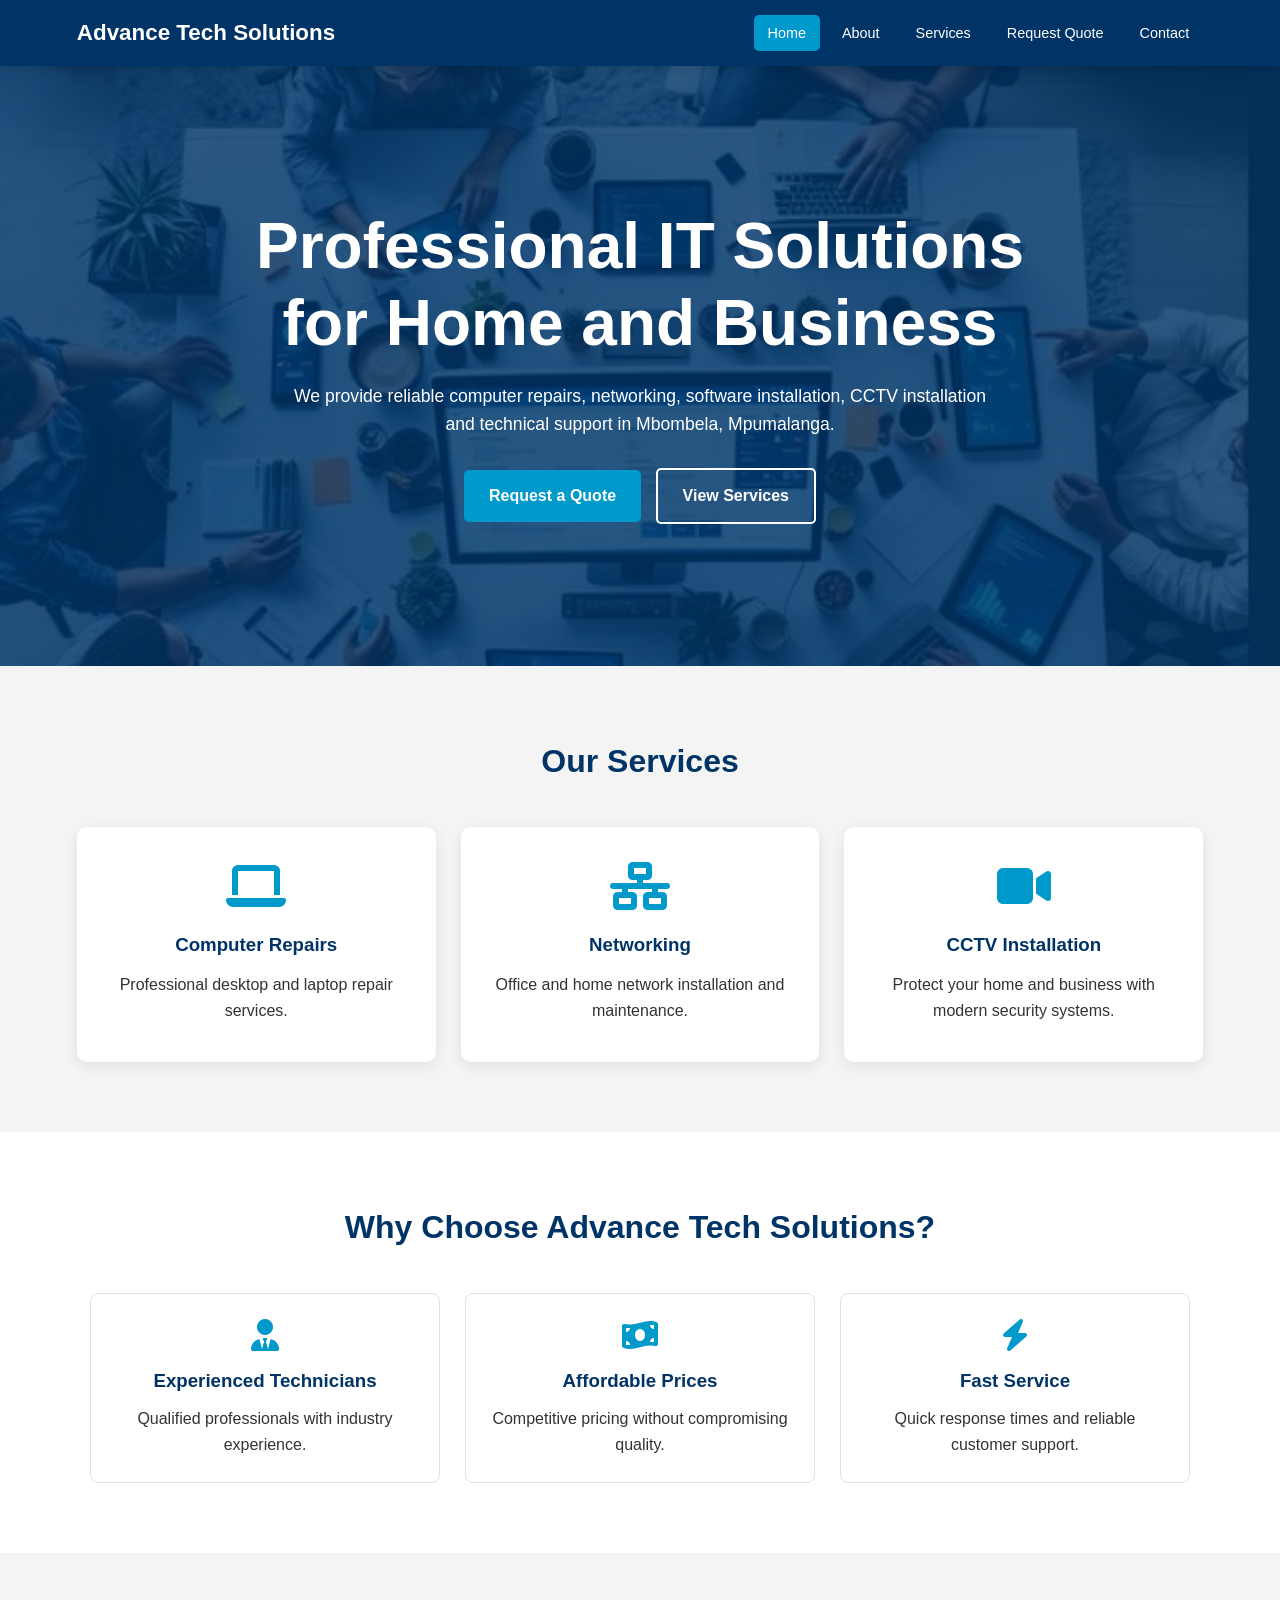
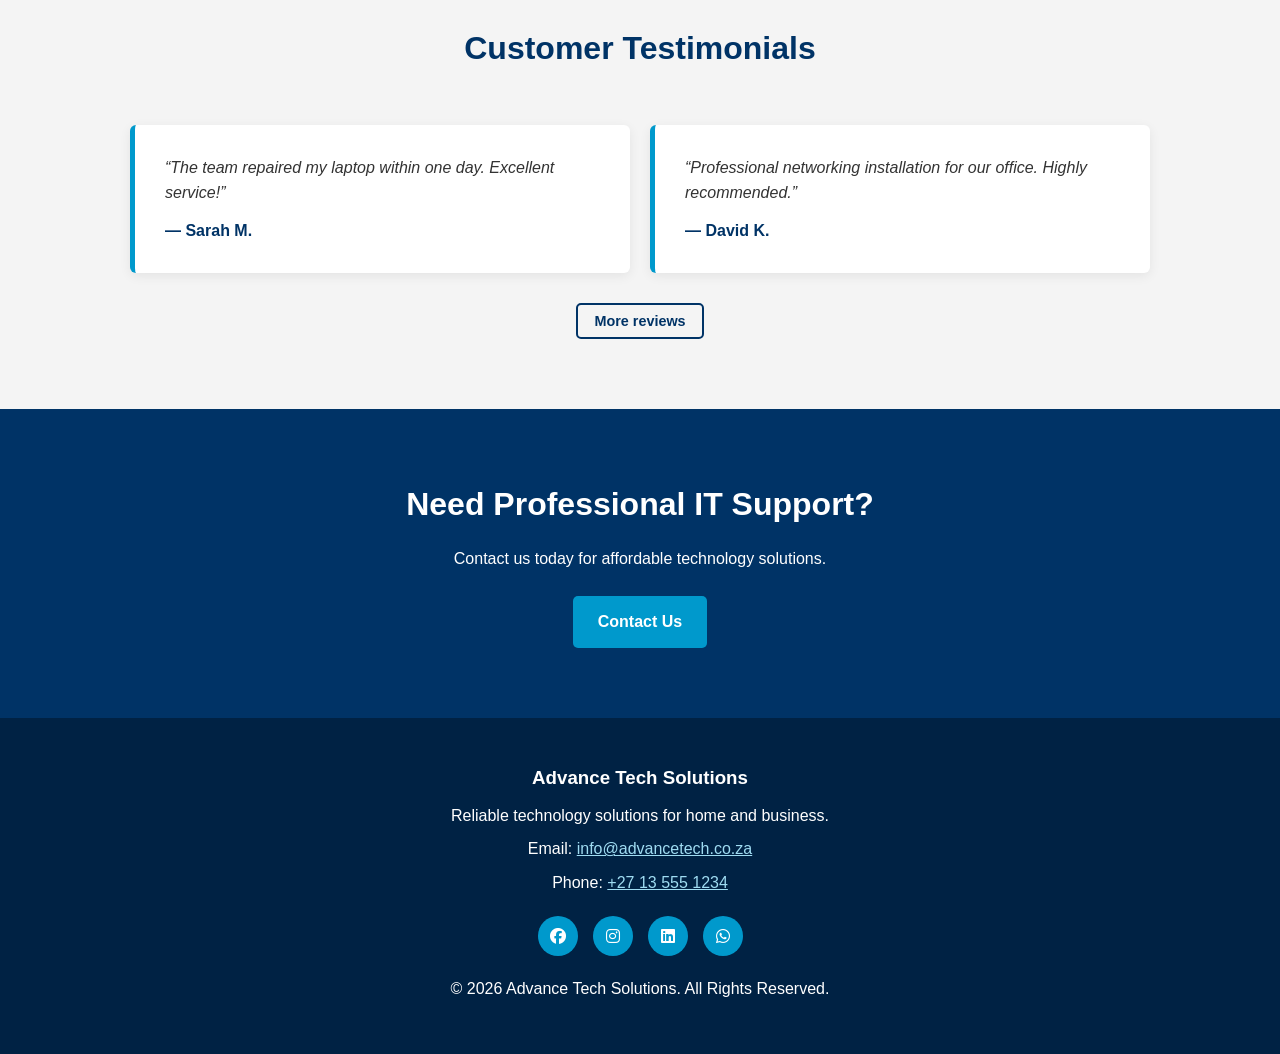
<file: AdvanceTechSolutions/index.html>
<!DOCTYPE html>
<html lang="en">
<head>
    <meta charset="UTF-8">
    <meta name="viewport" content="width=device-width, initial-scale=1.0">
    <meta http-equiv="Content-Security-Policy" content="default-src 'self'; script-src 'self' https://unpkg.com; style-src 'self' 'unsafe-inline' https://fonts.googleapis.com https://cdnjs.cloudflare.com https://unpkg.com; font-src https://fonts.gstatic.com https://cdnjs.cloudflare.com; img-src 'self' data: https://*.tile.openstreetmap.org https://unpkg.com; connect-src 'self' https://formsubmit.co; form-action 'self' mailto: https://formsubmit.co; base-uri 'self'; object-src 'none'">
    <meta name="referrer" content="strict-origin-when-cross-origin">
    <meta name="theme-color" content="#003366">

    <title>IT Support & Computer Repairs in Mbombela | Advance Tech Solutions</title>
    <meta name="description" content="Advance Tech Solutions offers IT support, computer repairs, networking and CCTV installation for homes and businesses in Mbombela, Mpumalanga.">
    <meta name="keywords" content="IT support Mbombela, computer repairs Mpumalanga, networking, CCTV installation, technology solutions">
    <meta name="author" content="Advance Vutlhari">
    <meta name="robots" content="index, follow">
    <link rel="canonical" href="https://YOUR-USERNAME.github.io/advance-tech-solutions/">

    <meta property="og:type" content="website">
    <meta property="og:title" content="IT Support & Computer Repairs in Mbombela | Advance Tech Solutions">
    <meta property="og:description" content="Advance Tech Solutions offers IT support, computer repairs, networking and CCTV installation for homes and businesses in Mbombela, Mpumalanga.">
    <meta property="og:url" content="https://YOUR-USERNAME.github.io/advance-tech-solutions/">
    <meta property="og:image" content="https://YOUR-USERNAME.github.io/advance-tech-solutions/images/hero.jpg">
    <meta property="og:locale" content="en_ZA">

    <link rel="icon" href="data:image/svg+xml,%3Csvg xmlns='http://www.w3.org/2000/svg' viewBox='0 0 100 100'%3E%3Crect width='100' height='100' rx='18' fill='%23003366'/%3E%3Ctext x='50' y='68' font-size='56' text-anchor='middle' fill='%23fff' font-family='Arial' font-weight='700'%3EA%3C/text%3E%3C/svg%3E">
    <link rel="stylesheet" href="css/style.css">

    <link rel="preconnect" href="https://fonts.googleapis.com">
    <link rel="preconnect" href="https://fonts.gstatic.com" crossorigin>
    <link href="https://fonts.googleapis.com/css2?family=Poppins:wght@300;400;600;700&amp;display=swap" rel="stylesheet">
    <link rel="stylesheet" href="https://cdnjs.cloudflare.com/ajax/libs/font-awesome/6.7.1/css/all.min.css">
    <script type="application/ld+json">
    {
      "@context": "https://schema.org",
      "@type": "LocalBusiness",
      "name": "Advance Tech Solutions",
      "description": "IT support, computer repairs, networking and CCTV installation in Mbombela, Mpumalanga.",
      "url": "https://YOUR-USERNAME.github.io/advance-tech-solutions/",
      "telephone": "+27135551234",
      "email": "info@advancetech.co.za",
      "address": {
        "@type": "PostalAddress",
        "streetAddress": "123 Main Street",
        "addressLocality": "Mbombela",
        "addressRegion": "Mpumalanga",
        "addressCountry": "ZA"
      },
      "openingHours": ["Mo-Fr 08:00-17:00", "Sa 09:00-13:00"]
    }
    </script>
</head>
<body>
<a class="skip-link" href="#main">Skip to main content</a>

<header>
    <div class="logo">
        <a class="logo-text" href="index.html">Advance Tech Solutions</a>
    </div>
    <nav aria-label="Main navigation">
        <ul>
            <li><a href="index.html" class="active" aria-current="page">Home</a></li>
            <li><a href="about.html">About</a></li>
            <li><a href="services.html">Services</a></li>
            <li><a href="enquiry.html">Request Quote</a></li>
            <li><a href="contact.html">Contact</a></li>
        </ul>
    </nav>
</header>

<main id="main">

<section class="hero">
    <div class="hero-content">
        <h1>Professional IT Solutions for Home and Business</h1>
        <p>We provide reliable computer repairs, networking, software installation, CCTV installation and technical support in Mbombela, Mpumalanga.</p>
        <a href="enquiry.html" class="btn">Request a Quote</a>
        <a href="services.html" class="btn btn-light">View Services</a>
    </div>
</section>

<section class="services" data-reveal>
    <h2>Our Services</h2>
    <div class="service-container">
        <article class="service-card">
            <i class="fa-solid fa-laptop fa-3x" aria-hidden="true"></i>
            <h3>Computer Repairs</h3>
            <p>Professional desktop and laptop repair services.</p>
        </article>
        <article class="service-card">
            <i class="fa-solid fa-network-wired fa-3x" aria-hidden="true"></i>
            <h3>Networking</h3>
            <p>Office and home network installation and maintenance.</p>
        </article>
        <article class="service-card">
            <i class="fa-solid fa-video fa-3x" aria-hidden="true"></i>
            <h3>CCTV Installation</h3>
            <p>Protect your home and business with modern security systems.</p>
        </article>
    </div>
</section>

<section class="why-us" data-reveal>
    <h2>Why Choose Advance Tech Solutions?</h2>
    <div class="features">
        <div>
            <i class="fa-solid fa-user-tie" aria-hidden="true"></i>
            <h3>Experienced Technicians</h3>
            <p>Qualified professionals with industry experience.</p>
        </div>
        <div>
            <i class="fa-solid fa-money-bill-wave" aria-hidden="true"></i>
            <h3>Affordable Prices</h3>
            <p>Competitive pricing without compromising quality.</p>
        </div>
        <div>
            <i class="fa-solid fa-bolt" aria-hidden="true"></i>
            <h3>Fast Service</h3>
            <p>Quick response times and reliable customer support.</p>
        </div>
    </div>
</section>

<section class="testimonials" data-reveal>
    <h2>Customer Testimonials</h2>
    <div id="testimonialList" aria-live="polite">
        <blockquote class="testimonial"><p>&ldquo;The team repaired my laptop within one day. Excellent service!&rdquo;</p><h4>&mdash; Sarah M.</h4></blockquote>
        <blockquote class="testimonial"><p>&ldquo;Professional networking installation for our office. Highly recommended.&rdquo;</p><h4>&mdash; David K.</h4></blockquote>
    </div>
    <button type="button" id="nextTestimonials" class="btn btn-small btn-outline">More reviews</button>
</section>

<section class="cta">
    <h2>Need Professional IT Support?</h2>
    <p>Contact us today for affordable technology solutions.</p>
    <a href="contact.html" class="btn">Contact Us</a>
</section>

</main>

<footer>
    <div class="footer-content">
        <h2 class="footer-title">Advance Tech Solutions</h2>
        <p>Reliable technology solutions for home and business.</p>
        <p>Email: <a href="mailto:info@advancetech.co.za">info@advancetech.co.za</a></p>
        <p>Phone: <a href="tel:+27135551234">+27 13 555 1234</a></p>

        <div class="social-icons">
            <a href="#" aria-label="Facebook"><i class="fab fa-facebook"></i></a>
            <a href="#" aria-label="Instagram"><i class="fab fa-instagram"></i></a>
            <a href="#" aria-label="LinkedIn"><i class="fab fa-linkedin"></i></a>
            <a href="https://wa.me/27135551234" aria-label="WhatsApp" target="_blank" rel="noopener noreferrer"><i class="fab fa-whatsapp"></i></a>
        </div>

        <p>&copy; <span class="current-year">2026</span> Advance Tech Solutions. All Rights Reserved.</p>
    </div>
</footer>

<script src="js/script.js" defer></script>
</body>
</html>
</file>
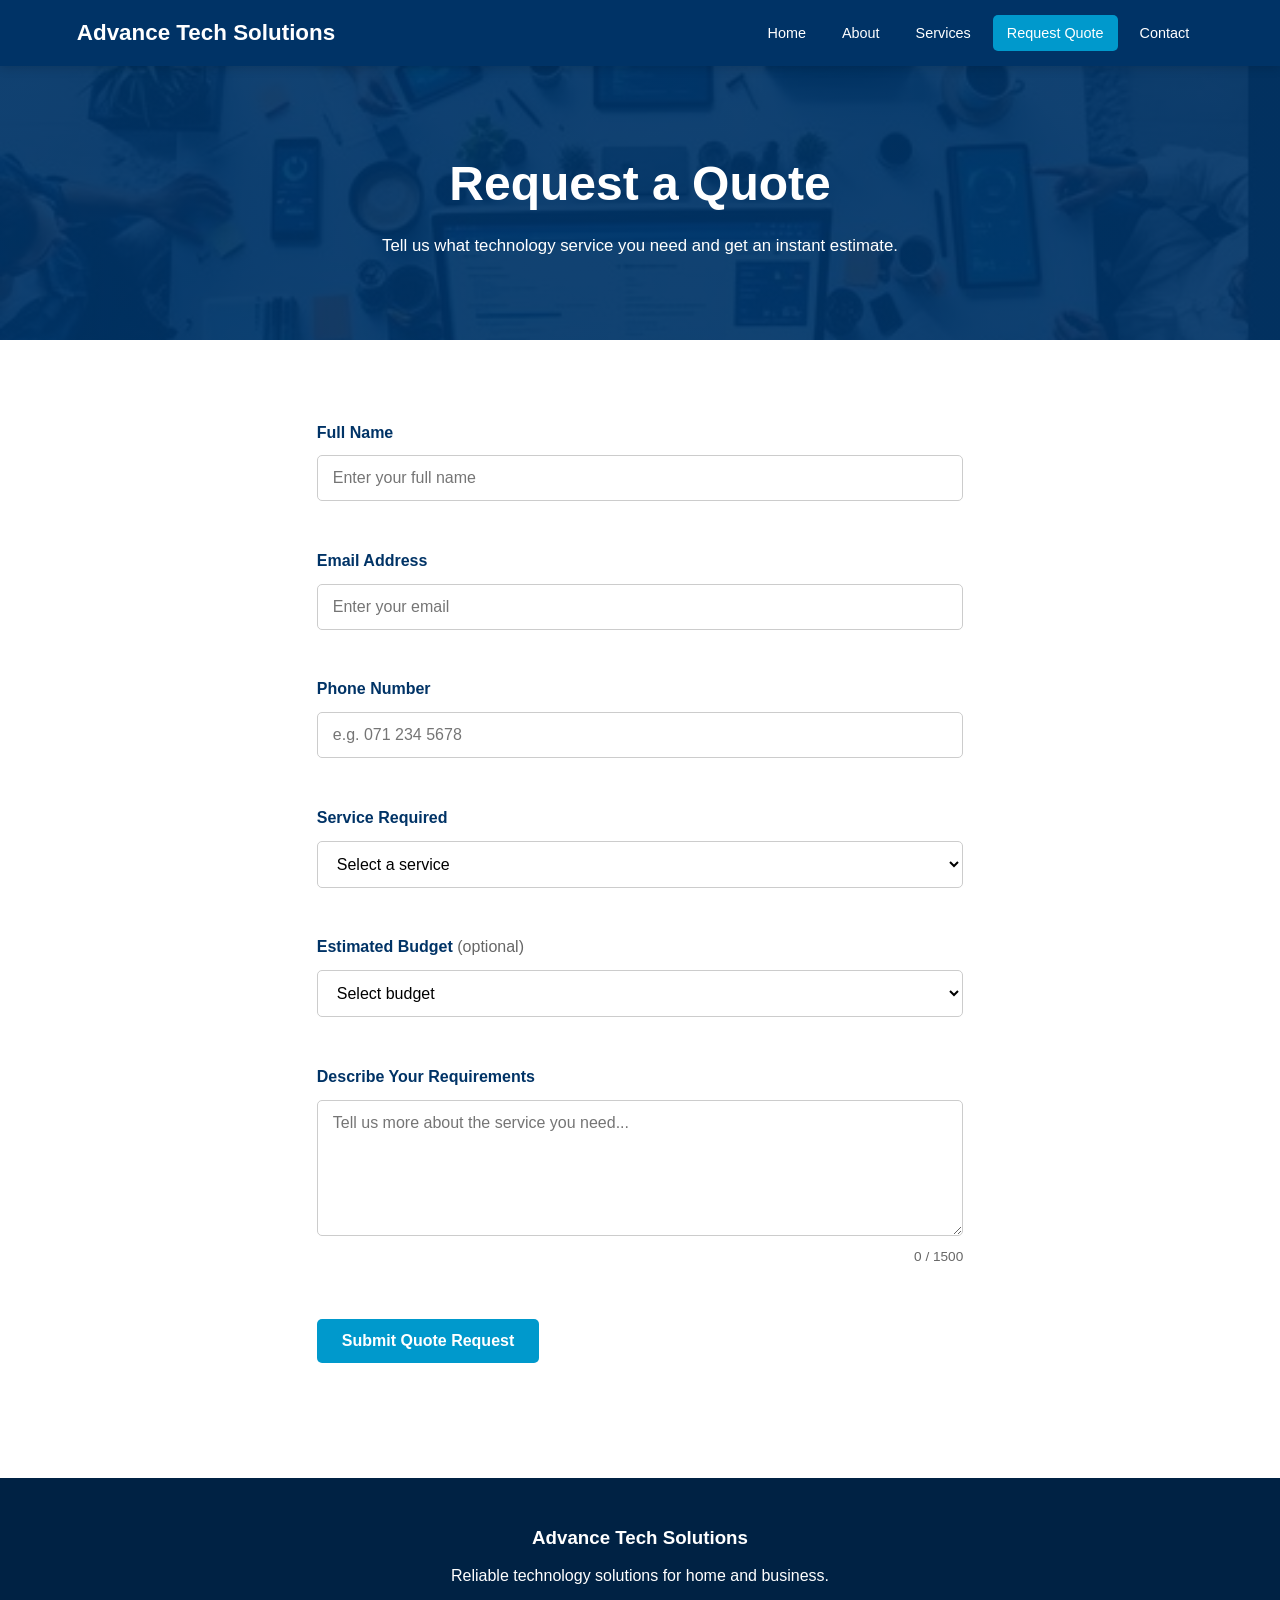
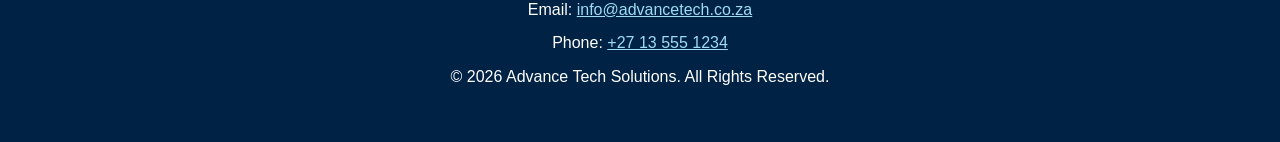
<file: AdvanceTechSolutions/enquiry.html>
<!DOCTYPE html>
<html lang="en">
<head>
    <meta charset="UTF-8">
    <meta name="viewport" content="width=device-width, initial-scale=1.0">
    <meta http-equiv="Content-Security-Policy" content="default-src 'self'; script-src 'self' https://unpkg.com; style-src 'self' 'unsafe-inline' https://fonts.googleapis.com https://cdnjs.cloudflare.com https://unpkg.com; font-src https://fonts.gstatic.com https://cdnjs.cloudflare.com; img-src 'self' data: https://*.tile.openstreetmap.org https://unpkg.com; connect-src 'self' https://formsubmit.co; form-action 'self' mailto: https://formsubmit.co; base-uri 'self'; object-src 'none'">
    <meta name="referrer" content="strict-origin-when-cross-origin">
    <meta name="theme-color" content="#003366">

    <title>Request a Quote | Advance Tech Solutions</title>
    <meta name="description" content="Request a free IT service quotation from Advance Tech Solutions and get an instant price estimate for repairs, networking, CCTV and more.">
    <meta name="keywords" content="IT quote, computer repair quote, CCTV quote, network installation price, Mbombela">
    <meta name="author" content="Advance Vutlhari">
    <meta name="robots" content="index, follow">
    <link rel="canonical" href="https://YOUR-USERNAME.github.io/advance-tech-solutions/enquiry.html">

    <meta property="og:type" content="website">
    <meta property="og:title" content="Request a Quote | Advance Tech Solutions">
    <meta property="og:description" content="Request a free IT service quotation from Advance Tech Solutions and get an instant price estimate for repairs, networking, CCTV and more.">
    <meta property="og:url" content="https://YOUR-USERNAME.github.io/advance-tech-solutions/enquiry.html">
    <meta property="og:image" content="https://YOUR-USERNAME.github.io/advance-tech-solutions/images/hero.jpg">
    <meta property="og:locale" content="en_ZA">

    <link rel="icon" href="data:image/svg+xml,%3Csvg xmlns='http://www.w3.org/2000/svg' viewBox='0 0 100 100'%3E%3Crect width='100' height='100' rx='18' fill='%23003366'/%3E%3Ctext x='50' y='68' font-size='56' text-anchor='middle' fill='%23fff' font-family='Arial' font-weight='700'%3EA%3C/text%3E%3C/svg%3E">
    <link rel="stylesheet" href="css/style.css">

    <link rel="preconnect" href="https://fonts.googleapis.com">
    <link rel="preconnect" href="https://fonts.gstatic.com" crossorigin>
    <link href="https://fonts.googleapis.com/css2?family=Poppins:wght@300;400;600;700&amp;display=swap" rel="stylesheet">
    <link rel="stylesheet" href="https://cdnjs.cloudflare.com/ajax/libs/font-awesome/6.7.1/css/all.min.css">
</head>
<body>
<a class="skip-link" href="#main">Skip to main content</a>

<header>
    <div class="logo">
        <a class="logo-text" href="index.html">Advance Tech Solutions</a>
    </div>
    <nav aria-label="Main navigation">
        <ul>
            <li><a href="index.html">Home</a></li>
            <li><a href="about.html">About</a></li>
            <li><a href="services.html">Services</a></li>
            <li><a href="enquiry.html" class="active" aria-current="page">Request Quote</a></li>
            <li><a href="contact.html">Contact</a></li>
        </ul>
    </nav>
</header>

<main id="main">

<section class="page-header">
    <h1>Request a Quote</h1>
    <p>Tell us what technology service you need and get an instant estimate.</p>
</section>

<section class="form-section">
    <form id="quoteForm" class="contact-form" action="https://formsubmit.co/info@advancetech.co.za" method="POST" novalidate>
        <label for="name">Full Name</label>
        <input type="text" id="name" name="name" placeholder="Enter your full name" autocomplete="name" maxlength="60" required>
        <span class="field-error" id="name-error" role="alert"></span>

        <label for="email">Email Address</label>
        <input type="email" id="email" name="email" placeholder="Enter your email" autocomplete="email" required>
        <span class="field-error" id="email-error" role="alert"></span>

        <label for="phone">Phone Number</label>
        <input type="tel" id="phone" name="phone" placeholder="e.g. 071 234 5678" autocomplete="tel" required>
        <span class="field-error" id="phone-error" role="alert"></span>

        <label for="service">Service Required</label>
        <select id="service" name="service" required>
            <option value="">Select a service</option>
            <option value="computer-repair">Computer Repairs</option>
            <option value="networking">Network Installation</option>
            <option value="cctv">CCTV Installation</option>
            <option value="software">Software Installation</option>
            <option value="printer">Printer Support</option>
            <option value="security">IT Security</option>
        </select>
        <span class="field-error" id="service-error" role="alert"></span>

        <label for="budget">Estimated Budget <span class="optional">(optional)</span></label>
        <select id="budget" name="budget">
            <option value="">Select budget</option>
            <option value="under1000">Under R1,000</option>
            <option value="1000-3000">R1,000 - R3,000</option>
            <option value="3000-5000">R3,000 - R5,000</option>
            <option value="5000+">Above R5,000</option>
        </select>
        <span class="field-error" id="budget-error" role="alert"></span>

        <label for="description">Describe Your Requirements</label>
        <textarea id="description" name="description" rows="6" maxlength="1500" placeholder="Tell us more about the service you need..." required></textarea>
        <div class="char-count" id="descriptionCount" aria-hidden="true">0 / 1500</div>
        <span class="field-error" id="description-error" role="alert"></span>

        <div class="hp-field" aria-hidden="true"><label for="website">Leave this field empty</label><input type="text" id="website" name="_honey" tabindex="-1" autocomplete="off"></div>
        <button type="submit" class="btn">Submit Quote Request</button>
        <p id="quoteMessage" class="form-message" role="status" aria-live="polite"></p>
    </form>
    <div class="estimate" id="estimate" hidden aria-live="polite"></div>

</section>

</main>

<footer>
    <div class="footer-content">
        <h2 class="footer-title">Advance Tech Solutions</h2>
        <p>Reliable technology solutions for home and business.</p>
        <p>Email: <a href="mailto:info@advancetech.co.za">info@advancetech.co.za</a></p>
        <p>Phone: <a href="tel:+27135551234">+27 13 555 1234</a></p>

        <p>&copy; <span class="current-year">2026</span> Advance Tech Solutions. All Rights Reserved.</p>
    </div>
</footer>

<script src="js/script.js" defer></script>
</body>
</html>
</file>
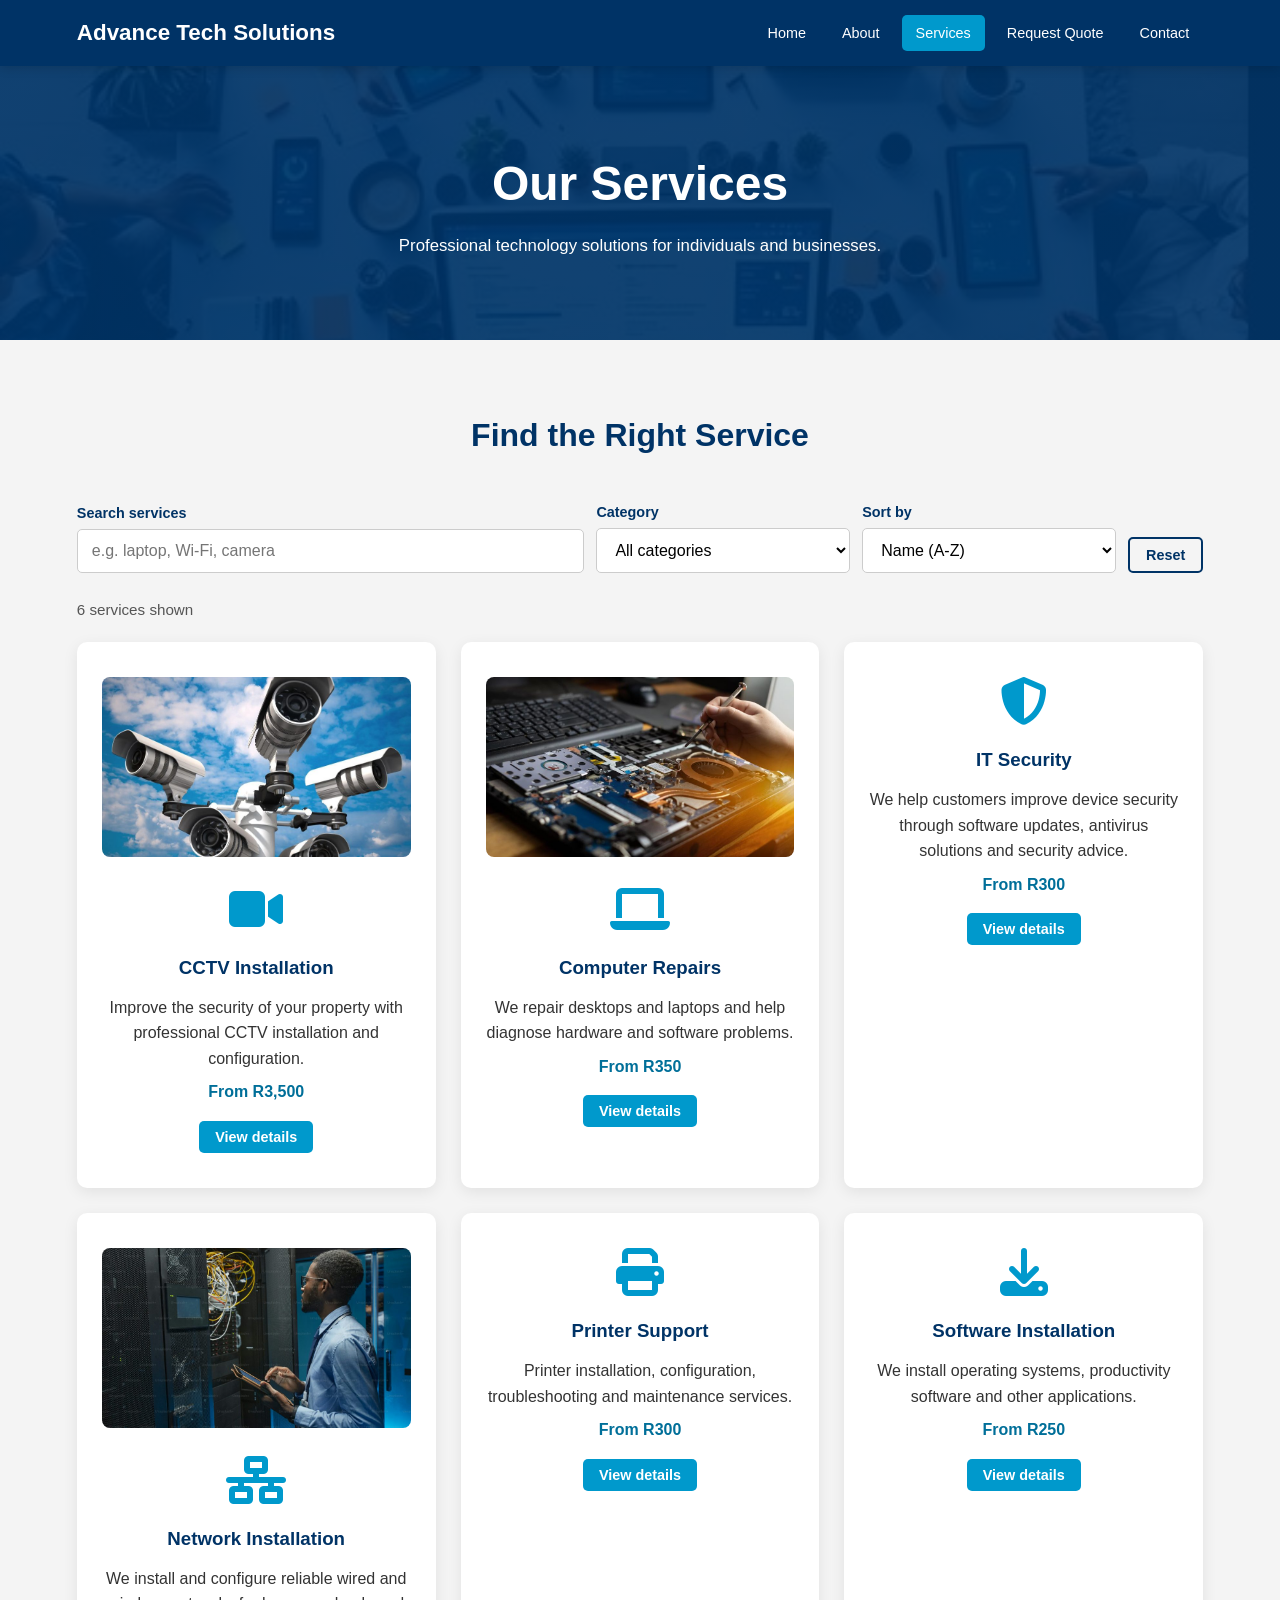
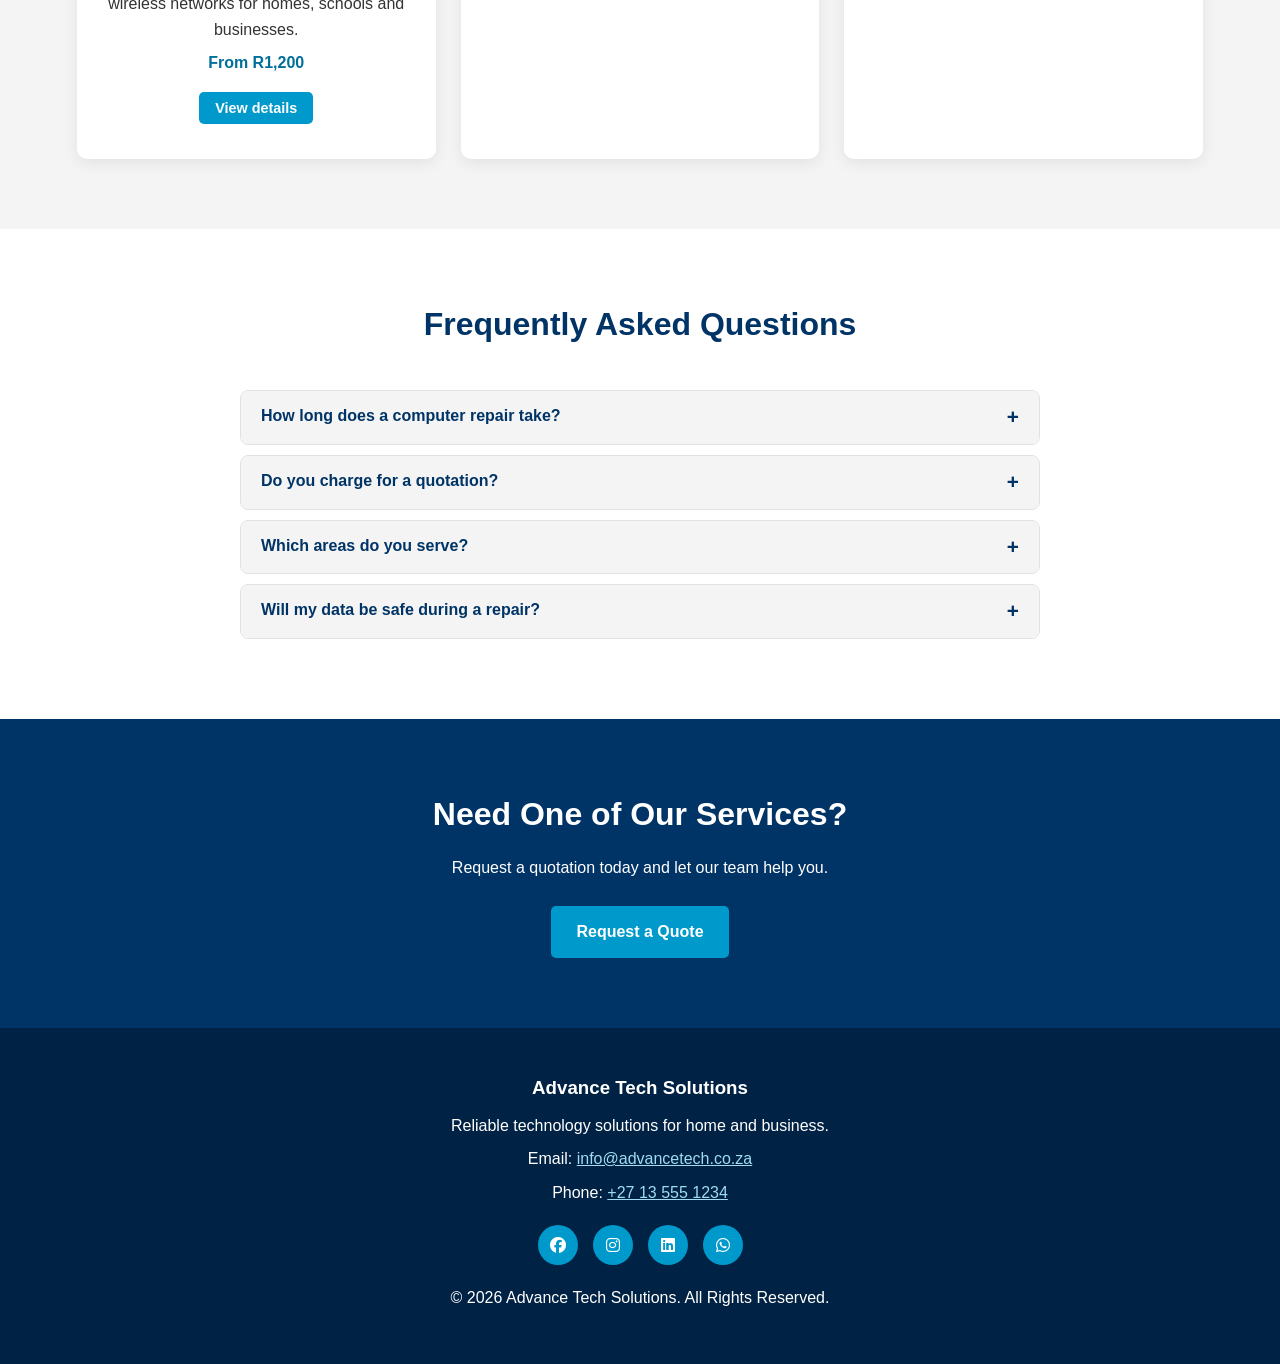
<file: AdvanceTechSolutions/services.html>
<!DOCTYPE html>
<html lang="en">
<head>
    <meta charset="UTF-8">
    <meta name="viewport" content="width=device-width, initial-scale=1.0">
    <meta http-equiv="Content-Security-Policy" content="default-src 'self'; script-src 'self' https://unpkg.com; style-src 'self' 'unsafe-inline' https://fonts.googleapis.com https://cdnjs.cloudflare.com https://unpkg.com; font-src https://fonts.gstatic.com https://cdnjs.cloudflare.com; img-src 'self' data: https://*.tile.openstreetmap.org https://unpkg.com; connect-src 'self' https://formsubmit.co; form-action 'self' mailto: https://formsubmit.co; base-uri 'self'; object-src 'none'">
    <meta name="referrer" content="strict-origin-when-cross-origin">
    <meta name="theme-color" content="#003366">

    <title>IT Services: Repairs, Networking, CCTV | Advance Tech Solutions</title>
    <meta name="description" content="Explore computer repairs, network installation, CCTV installation, software, printer support and IT security services from Advance Tech Solutions.">
    <meta name="keywords" content="IT services, computer repairs, network installation, CCTV installation, software installation, printer support, IT security">
    <meta name="author" content="Advance Vutlhari">
    <meta name="robots" content="index, follow">
    <link rel="canonical" href="https://YOUR-USERNAME.github.io/advance-tech-solutions/services.html">

    <meta property="og:type" content="website">
    <meta property="og:title" content="IT Services: Repairs, Networking, CCTV | Advance Tech Solutions">
    <meta property="og:description" content="Explore computer repairs, network installation, CCTV installation, software, printer support and IT security services from Advance Tech Solutions.">
    <meta property="og:url" content="https://YOUR-USERNAME.github.io/advance-tech-solutions/services.html">
    <meta property="og:image" content="https://YOUR-USERNAME.github.io/advance-tech-solutions/images/hero.jpg">
    <meta property="og:locale" content="en_ZA">

    <link rel="icon" href="data:image/svg+xml,%3Csvg xmlns='http://www.w3.org/2000/svg' viewBox='0 0 100 100'%3E%3Crect width='100' height='100' rx='18' fill='%23003366'/%3E%3Ctext x='50' y='68' font-size='56' text-anchor='middle' fill='%23fff' font-family='Arial' font-weight='700'%3EA%3C/text%3E%3C/svg%3E">
    <link rel="stylesheet" href="css/style.css">

    <link rel="preconnect" href="https://fonts.googleapis.com">
    <link rel="preconnect" href="https://fonts.gstatic.com" crossorigin>
    <link href="https://fonts.googleapis.com/css2?family=Poppins:wght@300;400;600;700&amp;display=swap" rel="stylesheet">
    <link rel="stylesheet" href="https://cdnjs.cloudflare.com/ajax/libs/font-awesome/6.7.1/css/all.min.css">
</head>
<body>
<a class="skip-link" href="#main">Skip to main content</a>

<header>
    <div class="logo">
        <a class="logo-text" href="index.html">Advance Tech Solutions</a>
    </div>
    <nav aria-label="Main navigation">
        <ul>
            <li><a href="index.html">Home</a></li>
            <li><a href="about.html">About</a></li>
            <li><a href="services.html" class="active" aria-current="page">Services</a></li>
            <li><a href="enquiry.html">Request Quote</a></li>
            <li><a href="contact.html">Contact</a></li>
        </ul>
    </nav>
</header>

<main id="main">

<section class="page-header">
    <h1>Our Services</h1>
    <p>Professional technology solutions for individuals and businesses.</p>
</section>

<section class="services">
    <h2>Find the Right Service</h2>
    <div class="service-tools" role="search">
        <div>
            <label for="serviceSearch">Search services</label>
            <input type="search" id="serviceSearch" placeholder="e.g. laptop, Wi-Fi, camera" autocomplete="off">
        </div>
        <div>
            <label for="serviceCategory">Category</label>
            <select id="serviceCategory">
                <option value="all">All categories</option>
                <option value="Hardware">Hardware</option>
                <option value="Networking">Networking</option>
                <option value="Security">Security</option>
                <option value="Software">Software</option>
            </select>
        </div>
        <div>
            <label for="serviceSort">Sort by</label>
            <select id="serviceSort">
                <option value="name">Name (A-Z)</option>
                <option value="price-asc">Price (low to high)</option>
                <option value="price-desc">Price (high to low)</option>
            </select>
        </div>
        <button type="button" id="resetFilters" class="btn btn-small btn-outline">Reset</button>
    </div>
    <p class="service-status" id="serviceCount" aria-live="polite"></p>

    <div class="service-container" id="serviceGrid">

        <article class="service-card" data-id="computer-repair" data-name="Computer Repairs" data-category="Hardware" data-price="350" data-details="We diagnose and fix slow, damaged or non-starting desktops and laptops: screen and keyboard replacements, upgrades, virus removal and data backup.">
            <img src="images/computer-repair.jpg" alt="Computer repair service" loading="lazy" width="400" height="180">
            <i class="fa-solid fa-laptop fa-3x" aria-hidden="true"></i>
            <h3>Computer Repairs</h3>
            <p>We repair desktops and laptops and help diagnose hardware and software problems.</p>
            <p class="price">From R350</p>
            <button type="button" class="btn btn-small" data-details>View details</button>
        </article>

        <article class="service-card" data-id="networking" data-name="Network Installation" data-category="Networking" data-price="1200" data-details="Cabling, routers, switches and Wi-Fi coverage planned for your building, configured securely and tested before we hand over.">
            <img src="images/networking.jpg" alt="Network installation service" loading="lazy" width="400" height="180">
            <i class="fa-solid fa-network-wired fa-3x" aria-hidden="true"></i>
            <h3>Network Installation</h3>
            <p>We install and configure reliable wired and wireless networks for homes, schools and businesses.</p>
            <p class="price">From R1,200</p>
            <button type="button" class="btn btn-small" data-details>View details</button>
        </article>

        <article class="service-card" data-id="cctv" data-name="CCTV Installation" data-category="Security" data-price="3500" data-details="Camera supply, mounting, cabling and recorder setup, including remote viewing on your phone.">
            <img src="images/cctv.jpg" alt="CCTV security camera installation" loading="lazy" width="400" height="180">
            <i class="fa-solid fa-video fa-3x" aria-hidden="true"></i>
            <h3>CCTV Installation</h3>
            <p>Improve the security of your property with professional CCTV installation and configuration.</p>
            <p class="price">From R3,500</p>
            <button type="button" class="btn btn-small" data-details>View details</button>
        </article>

        <article class="service-card" data-id="software" data-name="Software Installation" data-category="Software" data-price="250" data-details="Windows or Linux installation, Microsoft Office and other applications, drivers and updates, set up and licensed correctly.">
            <i class="fa-solid fa-download fa-3x" aria-hidden="true"></i>
            <h3>Software Installation</h3>
            <p>We install operating systems, productivity software and other applications.</p>
            <p class="price">From R250</p>
            <button type="button" class="btn btn-small" data-details>View details</button>
        </article>

        <article class="service-card" data-id="printer" data-name="Printer Support" data-category="Hardware" data-price="300" data-details="Printer set-up on one or many computers, network printing, fault finding and routine maintenance.">
            <i class="fa-solid fa-print fa-3x" aria-hidden="true"></i>
            <h3>Printer Support</h3>
            <p>Printer installation, configuration, troubleshooting and maintenance services.</p>
            <p class="price">From R300</p>
            <button type="button" class="btn btn-small" data-details>View details</button>
        </article>

        <article class="service-card" data-id="security" data-name="IT Security" data-category="Security" data-price="300" data-details="Antivirus installation, update management, password and backup advice to keep your devices and data safe.">
            <i class="fa-solid fa-shield-halved fa-3x" aria-hidden="true"></i>
            <h3>IT Security</h3>
            <p>We help customers improve device security through software updates, antivirus solutions and security advice.</p>
            <p class="price">From R300</p>
            <button type="button" class="btn btn-small" data-details>View details</button>
        </article>

    </div>
    <div class="no-results" id="noResults" hidden>
        <h3>No services match your search</h3>
        <p>Try a different word or choose &ldquo;All categories&rdquo;. You can also <a href="contact.html">contact us</a> about a service not listed.</p>
    </div>
</section>

<section class="faq" data-reveal>
    <h2>Frequently Asked Questions</h2>
    <div class="accordion">
        <div class="acc-item">
            <h3><button type="button" class="acc-trigger" id="faq1-btn" aria-expanded="false" aria-controls="faq1">How long does a computer repair take?</button></h3>
            <div class="acc-panel" id="faq1" hidden><p>Most repairs are completed within one to two business days. Parts that must be ordered can take longer and we will tell you before we start.</p></div>
        </div>
        <div class="acc-item">
            <h3><button type="button" class="acc-trigger" id="faq2-btn" aria-expanded="false" aria-controls="faq2">Do you charge for a quotation?</button></h3>
            <div class="acc-panel" id="faq2" hidden><p>No. Quotations are free. Use the <a href="enquiry.html">quote form</a> and we will reply with a price after reviewing your requirements.</p></div>
        </div>
        <div class="acc-item">
            <h3><button type="button" class="acc-trigger" id="faq3-btn" aria-expanded="false" aria-controls="faq3">Which areas do you serve?</button></h3>
            <div class="acc-panel" id="faq3" hidden><p>We are based in Mbombela and serve customers across Mpumalanga. Contact us to confirm travel arrangements for installations further away.</p></div>
        </div>
        <div class="acc-item">
            <h3><button type="button" class="acc-trigger" id="faq4-btn" aria-expanded="false" aria-controls="faq4">Will my data be safe during a repair?</button></h3>
            <div class="acc-panel" id="faq4" hidden><p>We take care to protect your files and recommend a backup before any repair. We do not access your personal data beyond what is needed to fix the problem.</p></div>
        </div>
    </div>
</section>

<section class="cta">
    <h2>Need One of Our Services?</h2>
    <p>Request a quotation today and let our team help you.</p>
    <a href="enquiry.html" class="btn">Request a Quote</a>
</section>

<div class="modal" id="modal" hidden>
    <div class="modal-box" role="dialog" aria-modal="true" aria-labelledby="modalTitle">
        <button type="button" class="modal-close" aria-label="Close details">&times;</button>
        <h3 id="modalTitle"></h3>
        <p id="modalBody"></p>
        <a class="btn" id="modalCta" href="enquiry.html">Request a quote for this service</a>
    </div>
</div>

</main>

<footer>
    <div class="footer-content">
        <h2 class="footer-title">Advance Tech Solutions</h2>
        <p>Reliable technology solutions for home and business.</p>
        <p>Email: <a href="mailto:info@advancetech.co.za">info@advancetech.co.za</a></p>
        <p>Phone: <a href="tel:+27135551234">+27 13 555 1234</a></p>

        <div class="social-icons">
            <a href="#" aria-label="Facebook"><i class="fab fa-facebook"></i></a>
            <a href="#" aria-label="Instagram"><i class="fab fa-instagram"></i></a>
            <a href="#" aria-label="LinkedIn"><i class="fab fa-linkedin"></i></a>
            <a href="https://wa.me/27135551234" aria-label="WhatsApp" target="_blank" rel="noopener noreferrer"><i class="fab fa-whatsapp"></i></a>
        </div>

        <p>&copy; <span class="current-year">2026</span> Advance Tech Solutions. All Rights Reserved.</p>
    </div>
</footer>

<script src="js/script.js" defer></script>
</body>
</html>
</file>
<file: AdvanceTechSolutions/css/style.css>
/* =====================================================
   ADVANCE TECH SOLUTIONS
   Main Stylesheet
   ===================================================== */

/* ---------- General Reset ---------- */

* {
    margin: 0;
    padding: 0;
    box-sizing: border-box;
}

html {
    scroll-behavior: smooth;
}

body {
    font-family: "Poppins", Arial, sans-serif;
    line-height: 1.6;
    color: #333;
    background-color: #ffffff;
}

img {
    max-width: 100%;
    height: auto;
}

a {
    text-decoration: none;
}

ul {
    list-style: none;
}

/* ---------- Header ---------- */

header {
    background-color: #003366;
    color: #ffffff;
    padding: 15px 6%;
    display: flex;
    align-items: center;
    justify-content: space-between;
    gap: 30px;
    position: sticky;
    top: 0;
    z-index: 1000;
    box-shadow: 0 2px 10px rgba(0, 0, 0, 0.15);
}

.logo-text {
    font-size: 1.4rem;
    font-weight: 700;
    white-space: nowrap;
}

nav ul {
    display: flex;
    align-items: center;
    gap: 8px;
}

nav a {
    color: #ffffff;
    padding: 10px 14px;
    border-radius: 5px;
    font-size: 0.9rem;
    font-weight: 500;
    transition: 0.3s ease;
}

nav a:hover,
nav a.active {
    background-color: #0099cc;
}

/* ---------- Hero Section ---------- */

.hero {
    min-height: 600px;
    display: flex;
    align-items: center;
    justify-content: center;
    text-align: center;
    padding: 80px 6%;
    background:
        linear-gradient(rgba(0, 51, 102, 0.82), rgba(0, 51, 102, 0.82)),
        url("../images/hero.jpg") center/cover no-repeat;
}

.hero-content {
    max-width: 850px;
    color: #ffffff;
}

.hero-content h1 {
    font-size: clamp(2rem, 5vw, 4rem);
    line-height: 1.2;
    margin-bottom: 20px;
}

.hero-content p {
    max-width: 700px;
    margin: 0 auto 30px;
    font-size: 1.1rem;
}

/* ---------- Buttons ---------- */

.btn {
    display: inline-block;
    background-color: #0099cc;
    color: #ffffff;
    border: none;
    padding: 13px 25px;
    border-radius: 5px;
    font-family: inherit;
    font-size: 1rem;
    font-weight: 600;
    cursor: pointer;
    transition: 0.3s ease;
}

.btn:hover {
    background-color: #006f99;
    transform: translateY(-2px);
}

/* ---------- General Sections ---------- */

section {
    padding: 70px 6%;
}

section > h2 {
    text-align: center;
    color: #003366;
    font-size: 2rem;
    margin-bottom: 40px;
}

/* ---------- Services ---------- */

.services {
    background-color: #f4f4f4;
}

.service-container {
    max-width: 1200px;
    margin: auto;
    display: grid;
    grid-template-columns: repeat(3, 1fr);
    gap: 25px;
}

.service-card {
    background-color: #ffffff;
    padding: 35px 25px;
    text-align: center;
    border-radius: 10px;
    box-shadow: 0 4px 15px rgba(0, 0, 0, 0.08);
    transition: 0.3s ease;
}

.service-card:hover {
    transform: translateY(-8px);
    box-shadow: 0 8px 25px rgba(0, 0, 0, 0.12);
}

.service-card i {
    color: #0099cc;
    margin-bottom: 20px;
}

.service-card h3 {
    color: #003366;
    margin-bottom: 12px;
}

/* ---------- Why Choose Us ---------- */

.why-us {
    background-color: #ffffff;
}

.features {
    max-width: 1100px;
    margin: auto;
    display: grid;
    grid-template-columns: repeat(3, 1fr);
    gap: 25px;
}

.features > div {
    padding: 25px;
    text-align: center;
    border: 1px solid #e1e1e1;
    border-radius: 8px;
}

.features i {
    color: #0099cc;
    font-size: 2rem;
    margin-bottom: 15px;
}

.features h3 {
    color: #003366;
    margin-bottom: 10px;
}

/* ---------- Testimonials ---------- */

.testimonials {
    background-color: #f4f4f4;
    text-align: center;
}

.testimonial {
    display: inline-block;
    vertical-align: top;
    width: 42%;
    max-width: 500px;
    margin: 10px;
    padding: 30px;
    background-color: #ffffff;
    border-left: 5px solid #0099cc;
    border-radius: 6px;
    text-align: left;
    box-shadow: 0 3px 12px rgba(0, 0, 0, 0.07);
}

.testimonial p {
    font-style: italic;
    margin-bottom: 12px;
}

.testimonial h4 {
    color: #003366;
}

/* ---------- Call to Action ---------- */

.cta {
    text-align: center;
    background-color: #003366;
    color: #ffffff;
}

.cta h2 {
    color: #ffffff;
    margin-bottom: 15px;
}

.cta p {
    margin-bottom: 25px;
}

/* ---------- Page Header ---------- */

.page-header {
    padding: 80px 6%;
    text-align: center;
    background:
        linear-gradient(rgba(0, 51, 102, 0.92), rgba(0, 51, 102, 0.92)),
        url("../images/hero.jpg") center/cover no-repeat;
    color: #ffffff;
}

.page-header h1 {
    font-size: clamp(2rem, 4vw, 3rem);
    margin-bottom: 10px;
}

.page-header p {
    font-size: 1.05rem;
}

/* ---------- About Section ---------- */

.about-section {
    background-color: #ffffff;
}

.about-content {
    max-width: 900px;
    margin: auto;
}

.about-content h2 {
    color: #003366;
    margin-bottom: 20px;
}

.about-content p {
    margin-bottom: 20px;
}

/* ---------- Mission Cards ---------- */

.mission-section {
    max-width: 1200px;
    margin: auto;
    display: grid;
    grid-template-columns: repeat(3, 1fr);
    gap: 25px;
}

.info-card {
    padding: 35px 25px;
    text-align: center;
    background-color: #f4f4f4;
    border-radius: 10px;
}

.info-card i {
    color: #0099cc;
    font-size: 2.5rem;
    margin-bottom: 15px;
}

.info-card h3 {
    color: #003366;
    margin-bottom: 12px;
}

/* ---------- Forms ---------- */

.form-section {
    max-width: 800px;
    margin: 0 auto;
}

.form-section h2 {
    color: #003366;
    margin-bottom: 25px;
}

.contact-form {
    display: flex;
    flex-direction: column;
    gap: 10px;
}

.contact-form label {
    color: #003366;
    font-weight: 600;
    margin-top: 10px;
}

.contact-form input,
.contact-form select,
.contact-form textarea {
    width: 100%;
    padding: 13px 15px;
    border: 1px solid #cccccc;
    border-radius: 5px;
    font-family: inherit;
    font-size: 1rem;
    background-color: #ffffff;
}

.contact-form input:focus,
.contact-form select:focus,
.contact-form textarea:focus {
    outline: none;
    border-color: #0099cc;
    box-shadow: 0 0 0 2px rgba(0, 153, 204, 0.15);
}

.contact-form textarea {
    resize: vertical;
}

.contact-form .btn {
    margin-top: 15px;
    align-self: flex-start;
}

.form-message {
    min-height: 25px;
    margin-top: 10px;
    font-weight: 600;
}

/* ---------- Contact Section ---------- */

.contact-section {
    max-width: 1200px;
    margin: auto;
    display: grid;
    grid-template-columns: 1fr 1fr;
    gap: 50px;
}

.contact-details h2 {
    color: #003366;
    margin-bottom: 15px;
}

.contact-item {
    display: flex;
    align-items: flex-start;
    gap: 18px;
    margin-top: 25px;
}

.contact-item > i {
    color: #0099cc;
    font-size: 1.4rem;
    width: 25px;
    text-align: center;
}

.contact-item h3 {
    color: #003366;
    margin-bottom: 4px;
}

/* ---------- Map ---------- */

.map-section {
    max-width: 1200px;
    margin: auto;
    text-align: center;
}

.map-section h2 {
    color: #003366;
    margin-bottom: 25px;
}

.map-section iframe {
    width: 100%;
    border-radius: 8px;
}

/* ---------- Footer ---------- */

footer {
    background-color: #002244;
    color: #ffffff;
    text-align: center;
    padding: 45px 6%;
}

.footer-content {
    max-width: 900px;
    margin: auto;
}

.footer-content h3 {
    margin-bottom: 10px;
}

.footer-content p {
    margin: 8px 0;
}

.social-icons {
    display: flex;
    justify-content: center;
    gap: 15px;
    margin: 20px 0;
}

.social-icons a {
    display: flex;
    align-items: center;
    justify-content: center;
    width: 40px;
    height: 40px;
    background-color: #0099cc;
    color: #ffffff;
    border-radius: 50%;
    transition: 0.3s ease;
}

.social-icons a:hover {
    background-color: #ffffff;
    color: #003366;
    transform: translateY(-3px);
}

/* =====================================================
   RESPONSIVE DESIGN
   ===================================================== */

/* ---------- Tablets ---------- */

@media (max-width: 900px) {

    header {
        flex-direction: column;
        padding: 15px 4%;
    }

    nav ul {
        flex-wrap: wrap;
        justify-content: center;
    }

    .service-container,
    .features,
    .mission-section {
        grid-template-columns: repeat(2, 1fr);
    }

    .contact-section {
        grid-template-columns: 1fr;
    }

    .testimonial {
        width: 80%;
    }
}


/* ---------- Mobile Phones ---------- */

@media (max-width: 600px) {

    header {
        position: relative;
        padding: 18px 4%;
    }

    .logo-text {
        font-size: 1.15rem;
        text-align: center;
    }

    nav ul {
        flex-direction: column;
        width: 100%;
        gap: 3px;
    }

    nav li {
        width: 100%;
        text-align: center;
    }

    nav a {
        display: block;
        width: 100%;
    }

    .hero {
        min-height: 500px;
        padding: 60px 5%;
    }

    .hero-content h1 {
        font-size: 2rem;
    }

    .hero-content p {
        font-size: 0.95rem;
    }

    section {
        padding: 50px 5%;
    }

    section > h2 {
        font-size: 1.6rem;
    }

    .service-container,
    .features,
    .mission-section {
        grid-template-columns: 1fr;
    }

    .testimonial {
        width: 100%;
        margin: 10px 0;
    }

    .page-header {
        padding: 60px 5%;
    }

    .contact-section {
        gap: 35px;
    }

    .contact-form .btn {
        width: 100%;
    }

    .map-section iframe {
        height: 300px;
    }

    footer {
        padding: 35px 5%;
    }
}

/* ---------- Small Phones ---------- */

@media (max-width: 400px) {

    .hero-content h1 {
        font-size: 1.7rem;
    }

    .btn {
        width: 100%;
        text-align: center;
    }

    .service-card {
        padding: 25px 18px;
    }
}

/* Service Images */

.service-card img {
    width: 100%;
    height: 180px;
    object-fit: cover;
    border-radius: 8px;
    margin-bottom: 20px;
}

/* =====================================================
   PART 3 ADDITIONS
   ===================================================== */

.skip-link { position: absolute; left: -9999px; top: 0; background: #fff; color: #003366; padding: 10px 16px; z-index: 2000; }
.skip-link:focus { left: 10px; top: 10px; }

a:focus-visible, button:focus-visible, input:focus-visible, select:focus-visible, textarea:focus-visible {
    outline: 3px solid #ffbf47;
    outline-offset: 2px;
}

.logo-text { display: block; color: #ffffff; font-size: 1.4rem; font-weight: 700; white-space: nowrap; }
.no-scroll { overflow: hidden; }
[hidden] { display: none !important; }

.btn:disabled { opacity: 0.6; cursor: not-allowed; transform: none; }
.btn-small { padding: 8px 16px; font-size: 0.9rem; margin-top: 12px; }
.btn-outline { background: transparent; color: #003366; border: 2px solid #003366; }
.btn-outline:hover { background-color: #003366; color: #fff; }

/* Scroll reveal (only when JS is running) */
.reveal { opacity: 0; transform: translateY(18px); transition: opacity 0.6s ease, transform 0.6s ease; }
.reveal.visible { opacity: 1; transform: none; }
@media (prefers-reduced-motion: reduce) {
    .reveal { opacity: 1; transform: none; transition: none; }
    html { scroll-behavior: auto; }
}

.hero-content .btn + .btn { margin-left: 10px; }

/* Testimonials */
.testimonial { display: inline-block; margin: 10px; }
#testimonialList { display: flex; flex-wrap: wrap; justify-content: center; }
#testimonialList .testimonial { flex: 1 1 320px; max-width: 500px; width: auto; }
.testimonials .btn { margin-top: 20px; }

/* Service search / filter bar */
.service-tools {
    max-width: 1200px;
    margin: 0 auto 25px;
    display: grid;
    grid-template-columns: 2fr 1fr 1fr auto;
    gap: 12px;
    align-items: end;
}
.service-tools label { display: block; font-weight: 600; color: #003366; font-size: 0.9rem; margin-bottom: 4px; }
.service-tools input, .service-tools select {
    width: 100%; padding: 12px 14px; border: 1px solid #ccc; border-radius: 5px; font-family: inherit; font-size: 1rem; background: #fff;
}
.service-status { max-width: 1200px; margin: 0 auto 20px; color: #555; font-size: 0.95rem; }
.no-results { max-width: 600px; margin: 30px auto; text-align: center; background: #fff; padding: 25px; border-radius: 10px; }
.service-card .price { color: #006f99; font-weight: 600; margin-top: 8px; }
.service-card p { margin-bottom: 4px; }

/* Modal */
.modal, .lightbox {
    position: fixed; inset: 0; background: rgba(0, 20, 40, 0.75);
    display: flex; align-items: center; justify-content: center; padding: 20px; z-index: 3000;
}
.modal-box { background: #fff; max-width: 520px; width: 100%; padding: 35px 30px; border-radius: 10px; position: relative; }
.modal-box h3 { color: #003366; margin-bottom: 12px; }
.modal-box .btn { margin-top: 20px; }
.modal-close, .lightbox-close {
    position: absolute; top: 10px; right: 14px; background: none; border: none; font-size: 2rem; line-height: 1; cursor: pointer; color: #003366;
}

/* Accordion */
.faq { background: #ffffff; }
.accordion { max-width: 800px; margin: auto; }
.acc-item { border: 1px solid #e1e1e1; border-radius: 8px; margin-bottom: 10px; overflow: hidden; }
.acc-trigger {
    width: 100%; text-align: left; background: #f4f4f4; border: none; padding: 16px 20px; font-family: inherit;
    font-size: 1rem; font-weight: 600; color: #003366; cursor: pointer; display: flex; justify-content: space-between; gap: 15px;
}
.acc-trigger::after { content: "+"; font-size: 1.3rem; line-height: 1; }
.acc-trigger[aria-expanded="true"]::after { content: "\2212"; }
.acc-trigger[aria-expanded="true"] { background: #0099cc; color: #fff; }
.acc-panel { padding: 16px 20px; }

/* Gallery + lightbox */
.gallery { background: #f4f4f4; }
.gallery-grid { max-width: 1200px; margin: auto; display: grid; grid-template-columns: repeat(3, 1fr); gap: 15px; }
.gallery-item { padding: 0; border: none; background: none; cursor: zoom-in; border-radius: 8px; overflow: hidden; }
.gallery-item img { width: 100%; height: 220px; object-fit: cover; display: block; transition: transform 0.3s ease; }
.gallery-item:hover img { transform: scale(1.05); }
.lightbox { flex-direction: column; gap: 12px; }
.lightbox img { max-width: min(92vw, 1000px); max-height: 75vh; border-radius: 6px; }
.lightbox-caption { color: #fff; text-align: center; max-width: 700px; }
.lightbox-close { color: #fff; top: 15px; right: 20px; }
.lightbox-prev, .lightbox-next {
    position: absolute; top: 50%; transform: translateY(-50%); background: rgba(255,255,255,0.9); color: #003366;
    border: none; width: 46px; height: 46px; border-radius: 50%; font-size: 1.4rem; cursor: pointer;
}
.lightbox-prev { left: 15px; } .lightbox-next { right: 15px; }

/* Forms */
.field-error { color: #b00020; font-size: 0.88rem; min-height: 1.2em; }
.contact-form input.invalid, .contact-form select.invalid, .contact-form textarea.invalid { border-color: #b00020; }
.char-count { color: #666; font-size: 0.85rem; text-align: right; }
.optional { font-weight: 400; color: #666; }
.hp-field { position: absolute; left: -9999px; height: 0; overflow: hidden; }
.form-message.error { color: #b00020; }
.form-message.success { color: #1b6e2e; }
.form-message.info { color: #003366; }
.form-message a { color: #006f99; text-decoration: underline; }
.estimate { margin-top: 25px; padding: 25px; background: #f4f4f4; border-left: 5px solid #0099cc; border-radius: 6px; }
.estimate h3 { color: #003366; margin-bottom: 8px; }
.estimate-range { font-size: 1.3rem; font-weight: 700; color: #006f99; }
.estimate-note { font-size: 0.85rem; color: #666; margin-top: 10px; }

/* Contact page */
.open-status { display: inline-block; padding: 4px 12px; border-radius: 20px; font-size: 0.85rem; font-weight: 600; margin-top: 10px; }
.open-status.is-open { background: #dff3e4; color: #1b6e2e; }
.open-status.is-closed { background: #fbe3e6; color: #8a1c2b; }
#map { height: 400px; border-radius: 8px; z-index: 1; }
.contact-section .form-section { max-width: none; margin: 0; padding: 0; }

@media (max-width: 900px) {
    .service-tools { grid-template-columns: 1fr 1fr; }
    .gallery-grid { grid-template-columns: repeat(2, 1fr); }
}
@media (max-width: 600px) {
    .logo-text { font-size: 1.15rem; text-align: center; white-space: normal; }
    .service-tools { grid-template-columns: 1fr; }
    .gallery-grid { grid-template-columns: 1fr; }
    #map { height: 300px; }
    .hero-content .btn + .btn { margin: 12px 0 0; }
}

.btn-light { background: transparent; color: #fff; border: 2px solid #fff; }
.btn-light:hover { background: #fff; color: #003366; }
.footer-title { font-size: 1.17rem; margin-bottom: 10px; }
footer a { color: #9fdcf2; text-decoration: underline; }
footer .social-icons a { text-decoration: none; color: #fff; }
footer .social-icons a:hover { color: #003366; }
.about-content a, .no-results a, .acc-panel a { color: #006f99; text-decoration: underline; }
</file>
